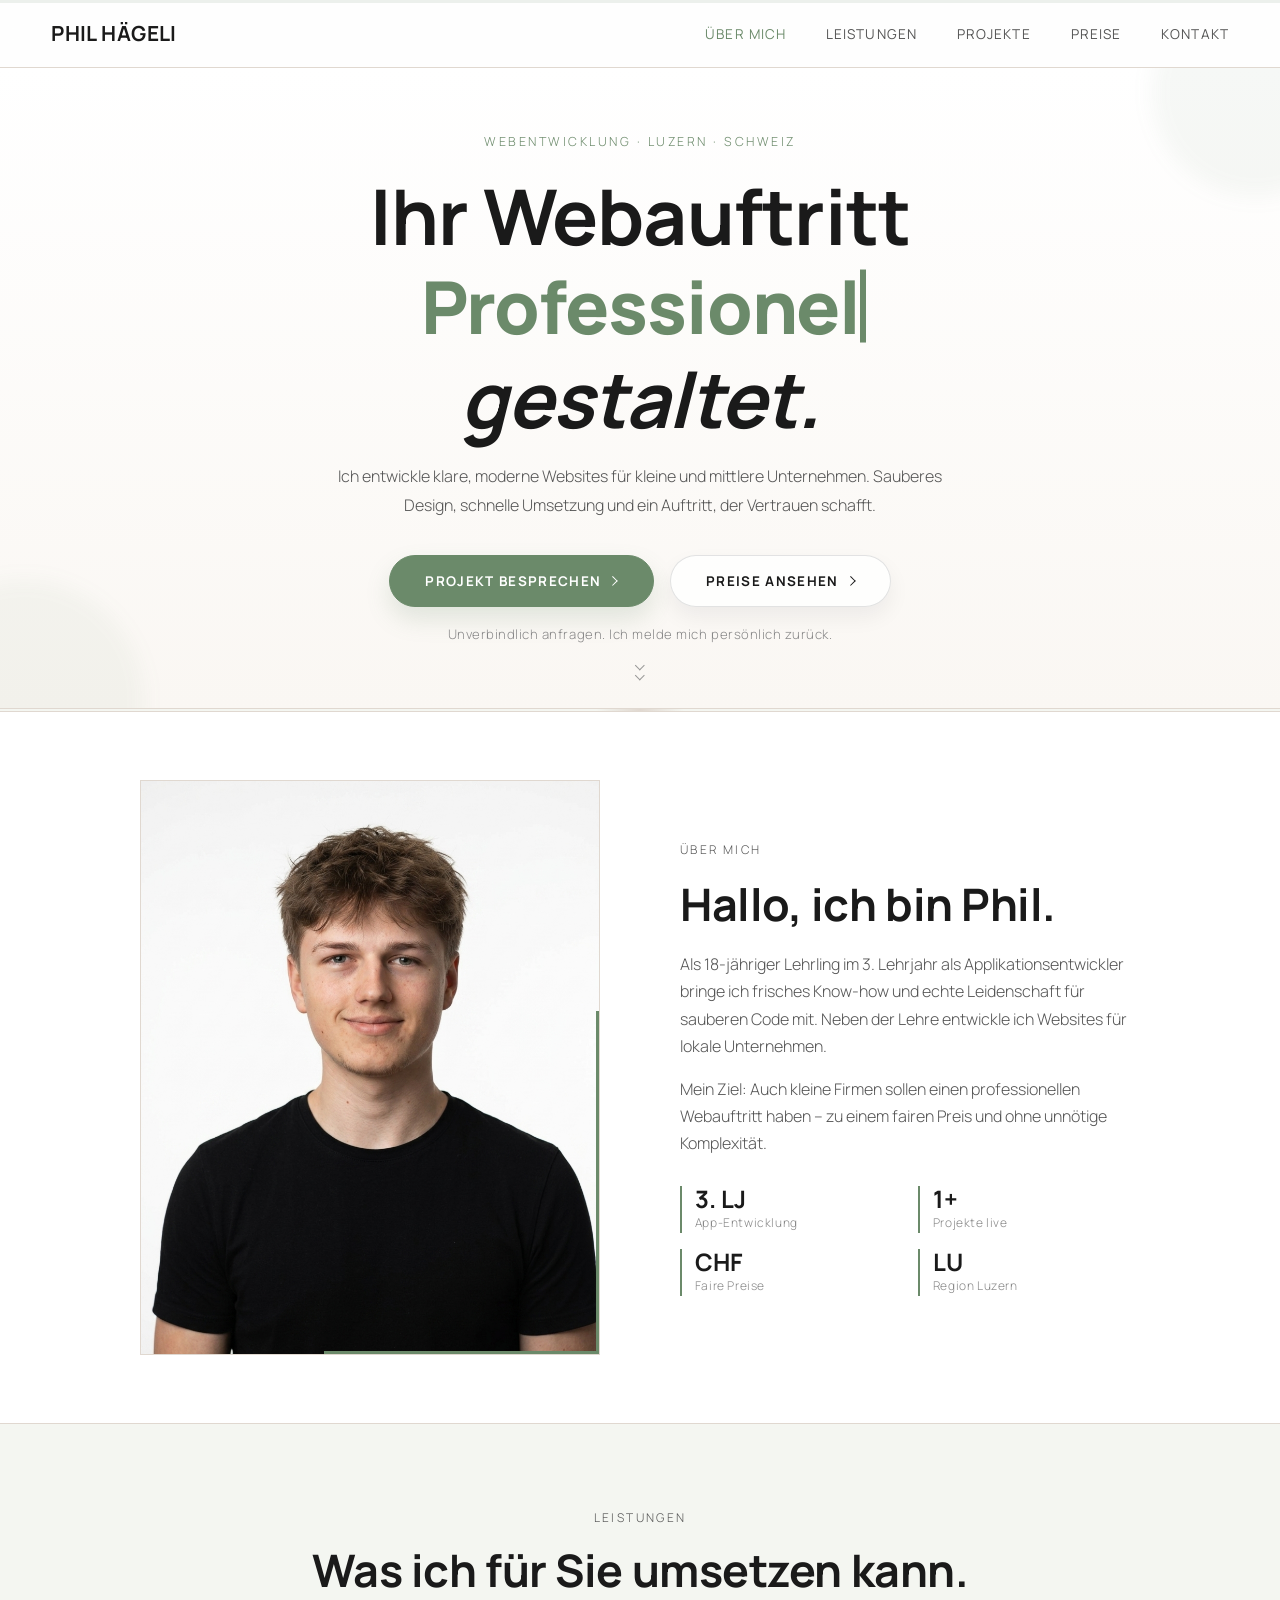
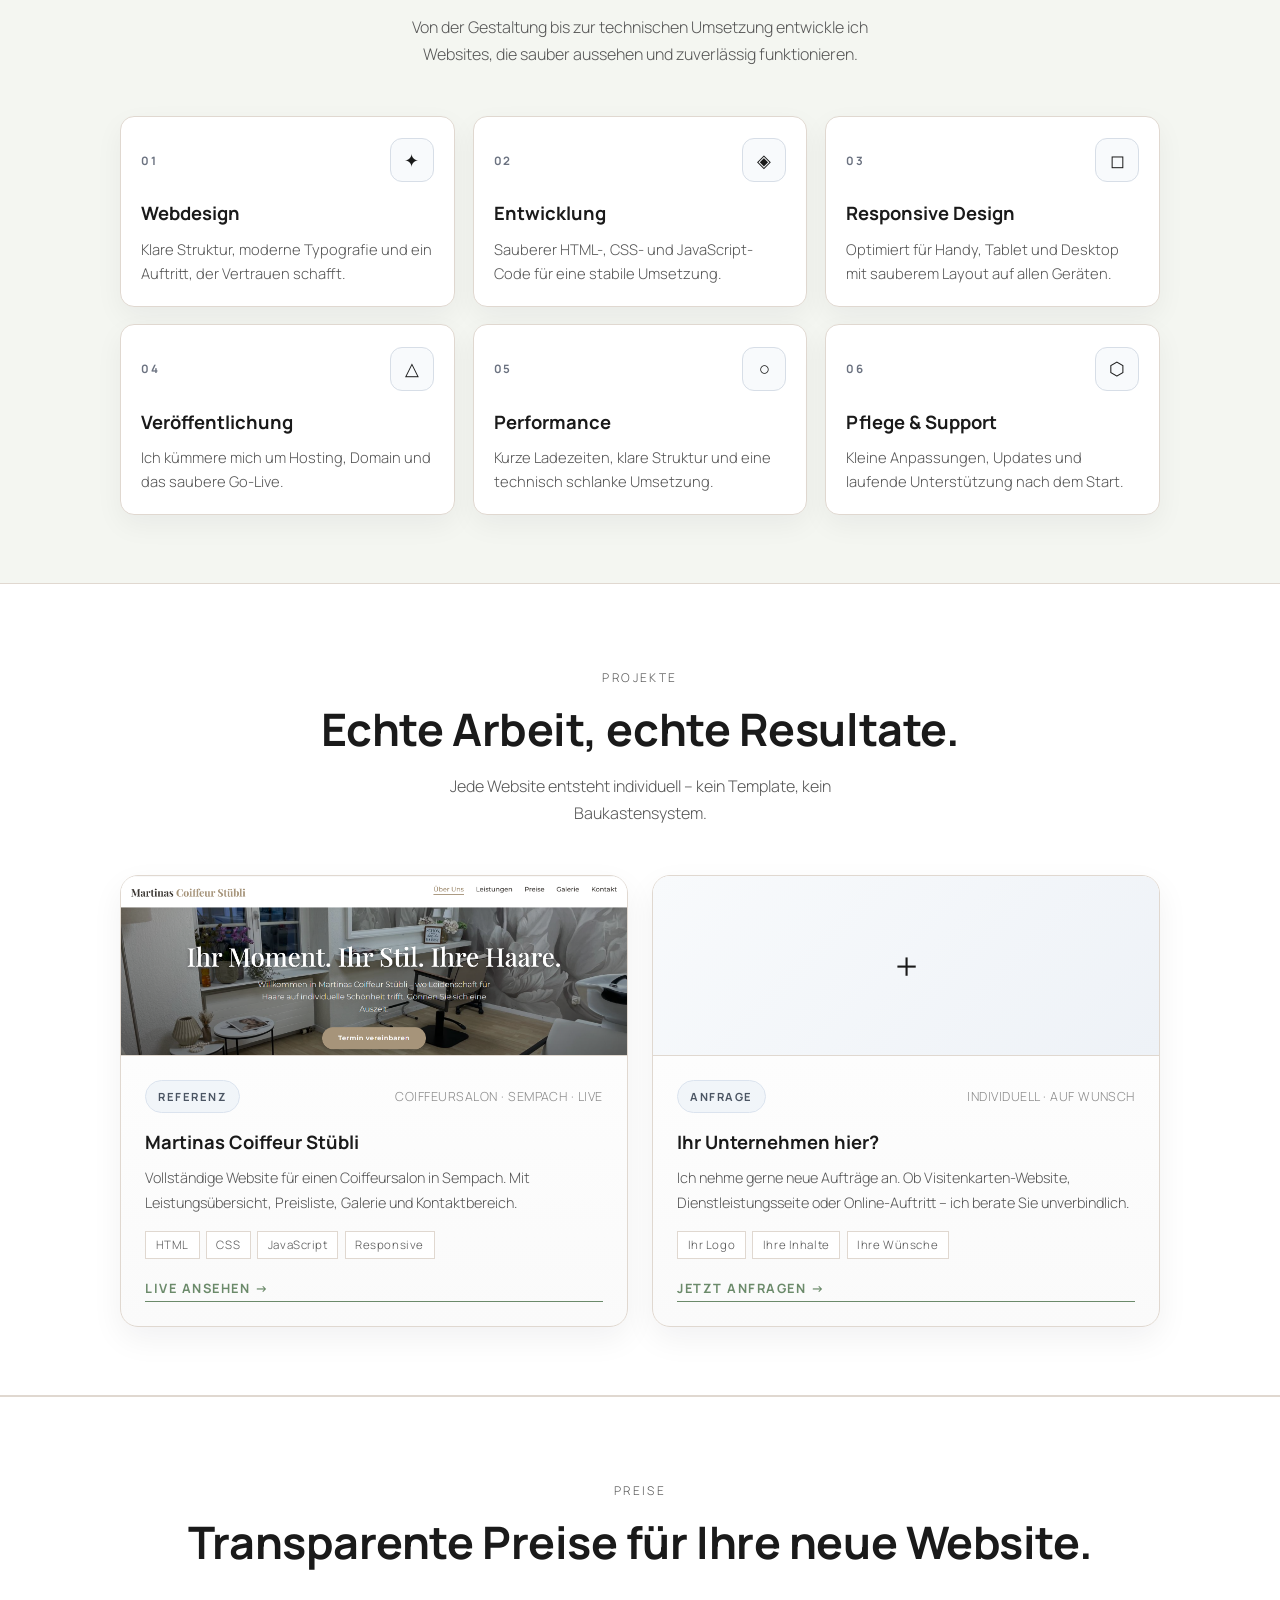
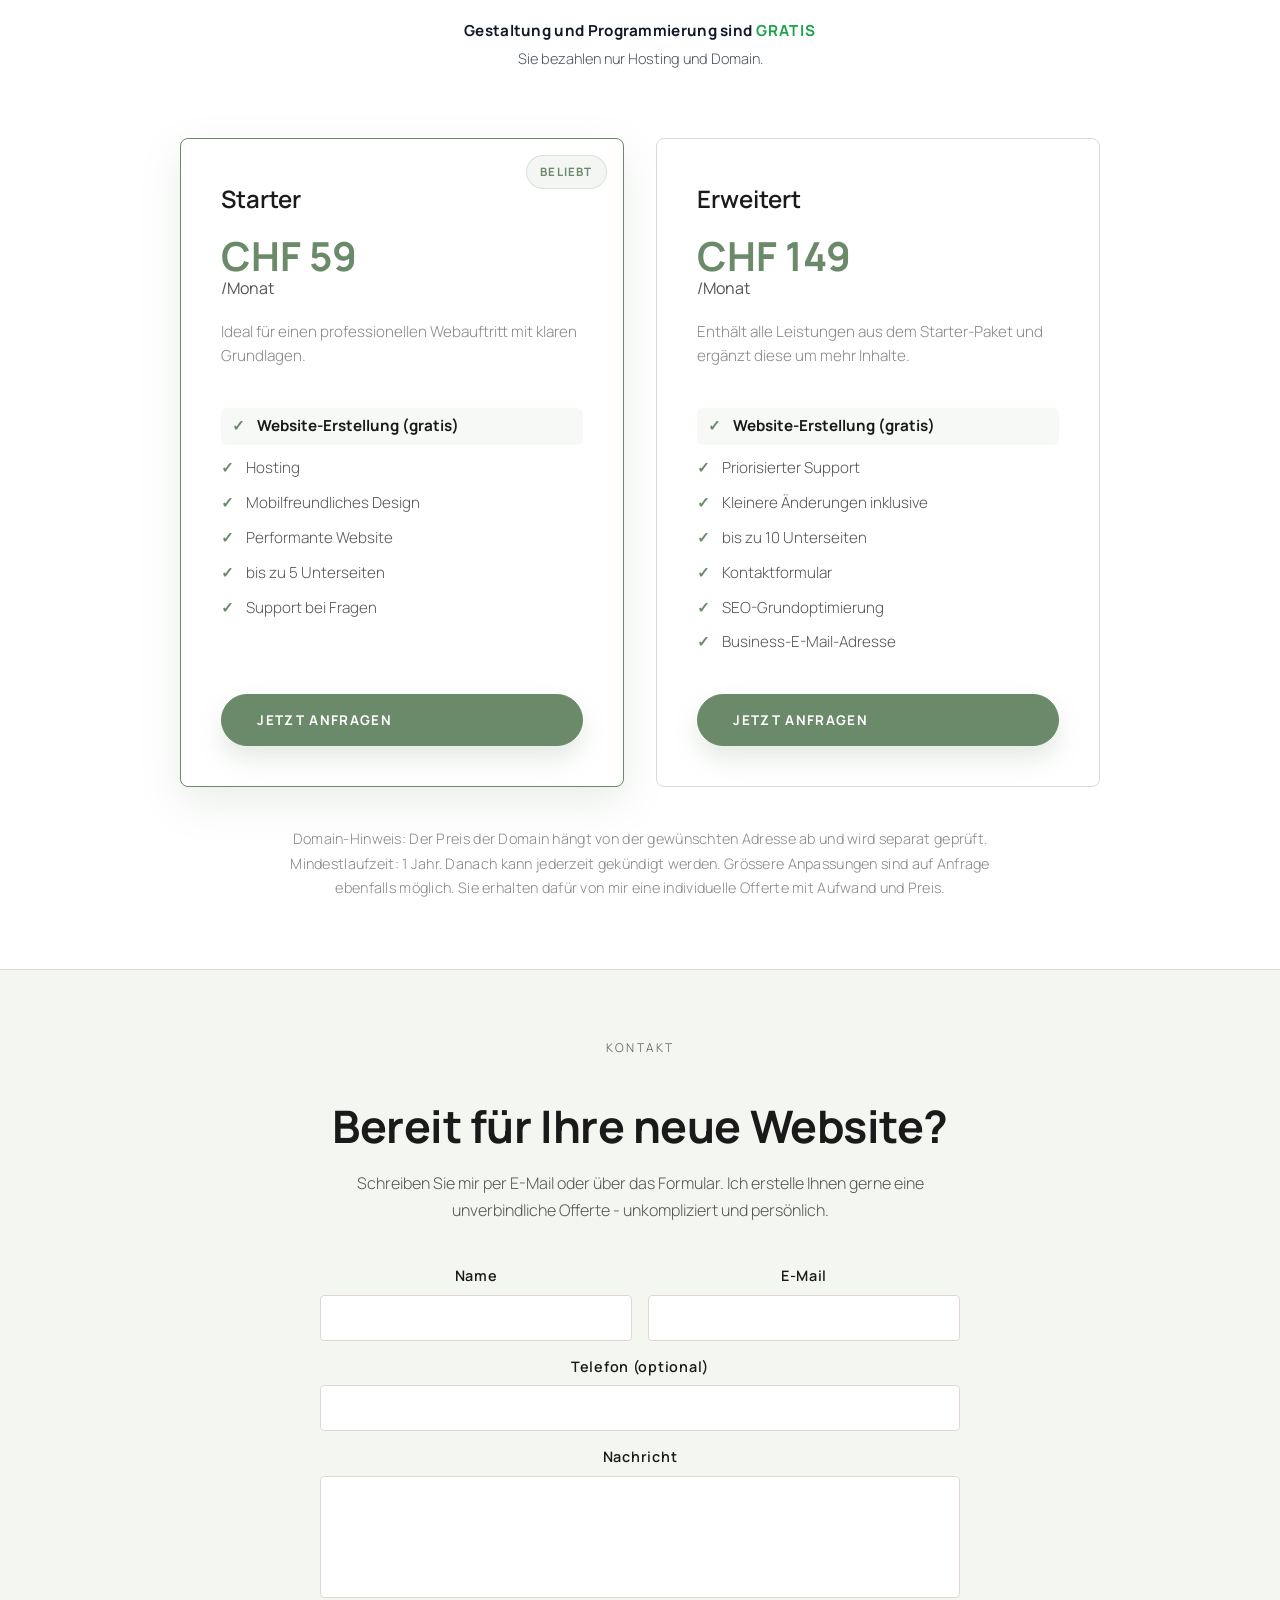
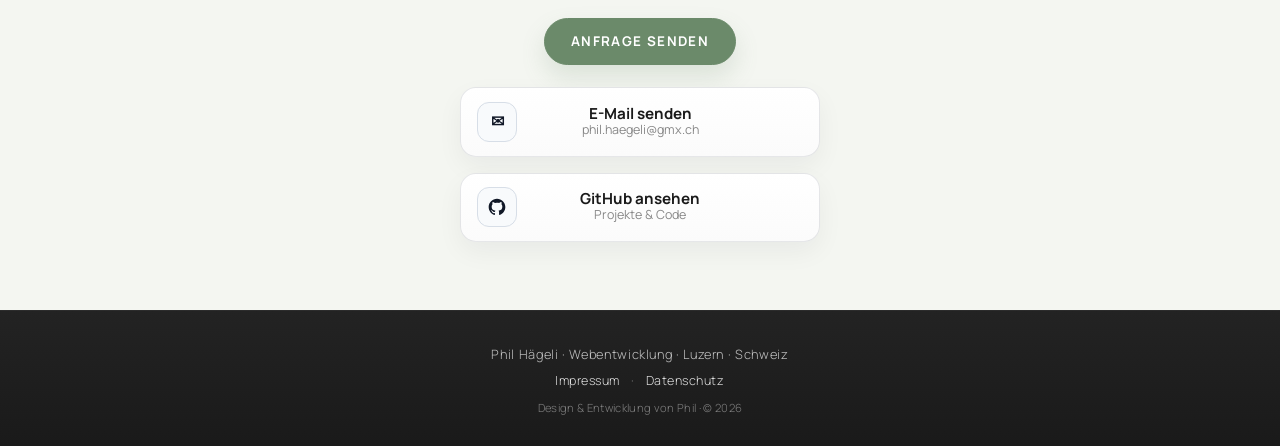
<file: index.html>
<!DOCTYPE html>
<html lang="de">
<head>
  <meta charset="UTF-8">
  <meta name="viewport" content="width=device-width, initial-scale=1.0">
  <title>Phil Hägeli – Webentwickler aus Luzern | Moderne Websites für KMU</title>
  <meta name="description" content="Phil Hägeli entwickelt moderne, schnelle und mobilfreundliche Websites für kleine und mittlere Unternehmen in Luzern und Umgebung.">
  <meta name="robots" content="index,follow">
  <meta name="theme-color" content="#ffffff">
  <meta property="og:title" content="Phil Hägeli – Webentwickler aus Luzern">
  <meta property="og:description" content="Moderne Websites für KMU, transparent, schnell und mobilfreundlich.">
  <meta property="og:type" content="website">
  <link href="https://fonts.googleapis.com/css2?family=Manrope:wght@300;400;500;600;700;800&display=swap" rel="stylesheet">
  <link rel="icon" href="assets/icons/favicon.svg" type="image/svg+xml">
  <link rel="stylesheet" href="src/css/style.css">
</head>
<body id="top">

<div class="scroll-progress" aria-hidden="true"><span></span></div>
<button class="back-to-top" type="button" aria-label="Nach oben">↑</button>

<nav>
  <a class="logo logo-link" href="#top">Phil Hägeli</a>
  <button class="nav-toggle" aria-label="Menü" aria-expanded="false" type="button">
    <span></span>
    <span></span>
    <span></span>
  </button>
  <ul class="nav-menu">
    <li><a href="#about">Über mich</a></li>
    <li><a href="#skills">Leistungen</a></li>
    <li><a href="#projects">Projekte</a></li>
    <li><a href="#pricing">Preise</a></li>
    <li><a href="#contact">Kontakt</a></li>
  </ul>
</nav>

<div class="hero">
  <div class="hero-inner">
    <div class="hero-copy reveal">
      <p class="hero-eyebrow">Webentwicklung · Luzern · Schweiz</p>
      <h1>Ihr Webauftritt<br><em><span class="hero-typing-line"><span class="hero-typing-word" data-typing-words="Professionell,Simpel,Günstig">Professionell</span><span class="hero-typing-cursor" aria-hidden="true"></span><span class="hero-typing-spacer" aria-hidden="true">Professionell</span></span></em><span class="hero-typing-suffix">gestaltet.</span></h1>
      <p class="hero-lead">Ich entwickle klare, moderne Websites für kleine und mittlere Unternehmen. Sauberes Design, schnelle Umsetzung und ein Auftritt, der Vertrauen schafft.</p>
      <div class="hero-btns">
        <a href="#contact" class="btn btn-primary hero-btn-primary">Projekt besprechen</a>
        <a href="#pricing" class="btn btn-ghost hero-btn-secondary">Preise ansehen</a>
      </div>
      <p class="hero-cta-note">Unverbindlich anfragen. Ich melde mich persönlich zurück.</p>
    </div>
  </div>
  <a class="hero-scroll-hint" href="#about" aria-label="Runterscrollen">
    <span></span>
    <span></span>
  </a>
</div>

<div class="section-divider" aria-hidden="true"></div>

<section id="about" class="about-bg reveal">
  <div class="about-grid">
    <div class="about-img-wrap reveal" data-reveal-delay style="--reveal-delay: 0.1s;">
      <img src="assets/images/Headshot.png" alt="Portrait von Phil Hägeli, Webentwickler aus Luzern" class="about-headshot">
    </div>
    <div class="about-text reveal" data-reveal-delay style="--reveal-delay: 0.22s;">
      <p class="section-eyebrow">Über mich</p>
      <h2>Hallo, ich bin Phil.</h2>
      <p>Als 18-jähriger Lehrling im 3. Lehrjahr als Applikationsentwickler bringe ich frisches Know-how und echte Leidenschaft für sauberen Code mit. Neben der Lehre entwickle ich Websites für lokale Unternehmen.</p>
      <p>Mein Ziel: Auch kleine Firmen sollen einen professionellen Webauftritt haben – zu einem fairen Preis und ohne unnötige Komplexität.</p>
      <div class="about-facts">
        <div class="fact">
          <div class="fact-val">3. LJ</div>
          <div class="fact-label">App-Entwicklung</div>
        </div>
        <div class="fact">
          <div class="fact-val">1+</div>
          <div class="fact-label">Projekte live</div>
        </div>
        <div class="fact">
          <div class="fact-val">CHF</div>
          <div class="fact-label">Faire Preise</div>
        </div>
        <div class="fact">
          <div class="fact-val">LU</div>
          <div class="fact-label">Region Luzern</div>
        </div>
      </div>
    </div>
  </div>
</section>

<section id="skills">
  <div class="section-header reveal">
    <p class="section-eyebrow">Leistungen</p>
    <h2>Was ich für Sie umsetzen kann.</h2>
    <p>Von der Gestaltung bis zur technischen Umsetzung entwickle ich Websites, die sauber aussehen und zuverlässig funktionieren.</p>
  </div>
  <div class="skills-grid">
    <div class="skill-card reveal" data-reveal-delay style="--reveal-delay: 0.05s;">
      <div class="skill-card-head">
        <div class="skill-index">01</div>
        <div class="skill-icon-wrap">✦</div>
      </div>
      <div class="skill-name">Webdesign</div>
      <div class="skill-sub">Klare Struktur, moderne Typografie und ein Auftritt, der Vertrauen schafft.</div>
    </div>
    <div class="skill-card reveal" data-reveal-delay style="--reveal-delay: 0.12s;">
      <div class="skill-card-head">
        <div class="skill-index">02</div>
        <div class="skill-icon-wrap">◈</div>
      </div>
      <div class="skill-name">Entwicklung</div>
      <div class="skill-sub">Sauberer HTML-, CSS- und JavaScript-Code für eine stabile Umsetzung.</div>
    </div>
    <div class="skill-card reveal" data-reveal-delay style="--reveal-delay: 0.19s;">
      <div class="skill-card-head">
        <div class="skill-index">03</div>
        <div class="skill-icon-wrap">◻</div>
      </div>
      <div class="skill-name">Responsive Design</div>
      <div class="skill-sub">Optimiert für Handy, Tablet und Desktop mit sauberem Layout auf allen Geräten.</div>
    </div>
    <div class="skill-card reveal" data-reveal-delay style="--reveal-delay: 0.26s;">
      <div class="skill-card-head">
        <div class="skill-index">04</div>
        <div class="skill-icon-wrap">△</div>
      </div>
      <div class="skill-name">Veröffentlichung</div>
      <div class="skill-sub">Ich kümmere mich um Hosting, Domain und das saubere Go-Live.</div>
    </div>
    <div class="skill-card reveal" data-reveal-delay style="--reveal-delay: 0.33s;">
      <div class="skill-card-head">
        <div class="skill-index">05</div>
        <div class="skill-icon-wrap">○</div>
      </div>
      <div class="skill-name">Performance</div>
      <div class="skill-sub">Kurze Ladezeiten, klare Struktur und eine technisch schlanke Umsetzung.</div>
    </div>
    <div class="skill-card reveal" data-reveal-delay style="--reveal-delay: 0.4s;">
      <div class="skill-card-head">
        <div class="skill-index">06</div>
        <div class="skill-icon-wrap">⬡</div>
      </div>
      <div class="skill-name">Pflege &amp; Support</div>
      <div class="skill-sub">Kleine Anpassungen, Updates und laufende Unterstützung nach dem Start.</div>
    </div>
  </div>
</section>

<section id="projects" class="projects-bg">
  <div class="section-header reveal">
    <p class="section-eyebrow">Projekte</p>
    <h2>Echte Arbeit, echte Resultate.</h2>
    <p>Jede Website entsteht individuell – kein Template, kein Baukastensystem.</p>
  </div>
  <div class="projects-grid">
    <div class="project-card reveal" data-reveal-delay style="--reveal-delay: 0.08s;">
      <div class="project-thumb project-thumb-image">
        <img src="assets/images/Coiffeure-Stübli.png" alt="Vorschau der Website Martinas Coiffeur Stübli" class="project-image">
      </div>
      <div class="project-body">
        <div class="project-meta-row">
          <span class="project-badge">Referenz</span>
          <span class="project-meta">Coiffeursalon · Sempach · Live</span>
        </div>
        <div class="project-title">Martinas Coiffeur Stübli</div>
        <div class="project-desc">Vollständige Website für einen Coiffeursalon in Sempach. Mit Leistungsübersicht, Preisliste, Galerie und Kontaktbereich.</div>
        <div class="project-highlights">
          <span class="project-tag">HTML</span>
          <span class="project-tag">CSS</span>
          <span class="project-tag">JavaScript</span>
          <span class="project-tag">Responsive</span>
        </div>
        <a href="https://www.martinas-coiffeur-stuebli.ch" target="_blank" class="project-link">Live ansehen →</a>
      </div>
    </div>
    <div class="project-card reveal" data-reveal-delay style="--reveal-delay: 0.2s;">
      <div class="project-thumb">+</div>
      <div class="project-body">
        <div class="project-meta-row">
          <span class="project-badge">Anfrage</span>
          <span class="project-meta">Individuell · Auf Wunsch</span>
        </div>
        <div class="project-title">Ihr Unternehmen hier?</div>
        <div class="project-desc">Ich nehme gerne neue Aufträge an. Ob Visitenkarten-Website, Dienstleistungsseite oder Online-Auftritt – ich berate Sie unverbindlich.</div>
        <div class="project-highlights">
          <span class="project-tag">Ihr Logo</span>
          <span class="project-tag">Ihre Inhalte</span>
          <span class="project-tag">Ihre Wünsche</span>
        </div>
        <a href="#contact" class="project-link">Jetzt anfragen →</a>
      </div>
    </div>
  </div>
</section>

<section id="pricing" class="pricing-bg">
  <div class="section-header reveal">
    <p class="section-eyebrow">Preise</p>
    <h2>Transparente Preise für Ihre neue Website.</h2>
  </div>
  <div class="pricing-highlight reveal">
    <span class="pricing-highlight-title">Gestaltung und Programmierung sind <span class="pricing-highlight-free">gratis</span></span>
    <span class="pricing-highlight-text">Sie bezahlen nur Hosting und Domain.</span>
  </div>
  <div class="pricing-grid">
    <div class="pricing-card pricing-card-featured reveal" data-reveal-delay style="--reveal-delay: 0.08s;">
      <div class="pricing-badge">Beliebt</div>
      <div class="pricing-title">Starter</div>
      <div class="pricing-price">CHF 59<span class="pricing-period">/Monat</span></div>
      <div class="pricing-description">Ideal für einen professionellen Webauftritt mit klaren Grundlagen.</div>
      <div class="pricing-features">
        <div class="pricing-feature pricing-feature-highlight">
          <span class="check">✓</span> <strong>Website-Erstellung (gratis)</strong>
        </div>
        <div class="pricing-feature">
          <span class="check">✓</span> Hosting
        </div>
        <div class="pricing-feature">
          <span class="check">✓</span> Mobilfreundliches Design
        </div>
        <div class="pricing-feature">
          <span class="check">✓</span> Performante Website
        </div>
        <div class="pricing-feature">
          <span class="check">✓</span> bis zu 5 Unterseiten
        </div>
        <div class="pricing-feature">
          <span class="check">✓</span> Support bei Fragen
        </div>
      </div>
      <a href="#contact" class="btn btn-primary pricing-btn">Jetzt anfragen</a>
    </div>
    <div class="pricing-card reveal" data-reveal-delay style="--reveal-delay: 0.2s;">
      <div class="pricing-title">Erweitert</div>
      <div class="pricing-price">CHF 149<span class="pricing-period">/Monat</span></div>
      <div class="pricing-description">Enthält alle Leistungen aus dem Starter-Paket und ergänzt diese um mehr Inhalte.</div>
      <div class="pricing-features">
        <div class="pricing-feature pricing-feature-highlight">
          <span class="check">✓</span> <strong>Website-Erstellung (gratis)</strong>
        </div>
        <div class="pricing-feature">
          <span class="check">✓</span> Priorisierter Support
        </div>
        <div class="pricing-feature">
          <span class="check">✓</span> Kleinere Änderungen inklusive
        </div>
        <div class="pricing-feature">
          <span class="check">✓</span> bis zu 10 Unterseiten
        </div>
        <div class="pricing-feature">
          <span class="check">✓</span> Kontaktformular
        </div>
        <div class="pricing-feature">
          <span class="check">✓</span> SEO-Grundoptimierung
        </div>
        <div class="pricing-feature">
          <span class="check">✓</span> Business-E-Mail-Adresse
        </div>
      </div>
      <a href="#contact" class="btn btn-primary pricing-btn">Jetzt anfragen</a>
    </div>
  </div>
  <div class="pricing-disclaimer reveal">
    Domain-Hinweis: Der Preis der Domain hängt von der gewünschten Adresse ab und wird separat geprüft. Mindestlaufzeit: 1 Jahr. Danach kann jederzeit gekündigt werden. Grössere Anpassungen sind auf Anfrage ebenfalls möglich. Sie erhalten dafür von mir eine individuelle Offerte mit Aufwand und Preis.
  </div>
</section>

<section id="contact">
  <div class="contact-inner reveal">
    <p class="section-eyebrow">Kontakt</p>
    <h2>Bereit für Ihre neue Website?</h2>
    <p>Schreiben Sie mir per E-Mail oder über das Formular. Ich erstelle Ihnen gerne eine unverbindliche Offerte - unkompliziert und persönlich.</p>
    <form class="contact-form reveal" action="https://formspree.io/f/mjglgnyk" method="POST">
      <div class="form-group">
        <label for="name">Name</label>
        <input type="text" id="name" name="name" required>
      </div>
      <div class="form-group">
        <label for="email">E-Mail</label>
        <input type="email" id="email" name="email" required>
      </div>
      <div class="form-group form-group-full">
        <label for="phone">Telefon (optional)</label>
        <input type="tel" id="phone" name="phone">
      </div>
      <div class="form-group form-group-full">
        <label for="message">Nachricht</label>
        <textarea id="message" name="message" rows="4" required></textarea>
      </div>
      <button type="submit" class="btn btn-primary contact-submit">Anfrage senden</button>
    </form>
    <div class="contact-list contact-list-compact">
      <a href="mailto:phil.haegeli@gmx.ch" class="contact-item contact-item-email reveal" data-reveal-delay style="--reveal-delay: 0.08s;">
        <span class="contact-icon" aria-hidden="true">✉</span>
        <span class="contact-content">
          <span class="contact-item-title">E-Mail senden</span>
          <span class="contact-item-sub">phil.haegeli@gmx.ch</span>
        </span>
      </a>
      <a href="https://github.com/philazy08" target="_blank" class="contact-item contact-item-github reveal" data-reveal-delay style="--reveal-delay: 0.18s;">
        <span class="contact-icon contact-icon-github" aria-hidden="true">
          <svg viewBox="0 0 24 24" width="20" height="20" role="img" aria-hidden="true" focusable="false">
            <path fill="currentColor" d="M12 2C6.477 2 2 6.492 2 12.037c0 4.43 2.865 8.184 6.84 9.506.5.093.682-.22.682-.49 0-.242-.009-.882-.014-1.732-2.782.616-3.369-1.343-3.369-1.343-.454-1.162-1.11-1.47-1.11-1.47-.907-.62.069-.607.069-.607 1.003.071 1.531 1.034 1.531 1.034.892 1.535 2.341 1.091 2.91.834.091-.648.35-1.092.636-1.343-2.22-.254-4.555-1.114-4.555-4.957 0-1.095.39-1.99 1.029-2.692-.103-.255-.446-1.279.098-2.664 0 0 .84-.27 2.75 1.026A9.525 9.525 0 0 1 12 6.83c.851.004 1.708.115 2.508.337 1.909-1.297 2.748-1.026 2.748-1.026.545 1.385.202 2.409.099 2.664.64.702 1.028 1.597 1.028 2.692 0 3.852-2.339 4.699-4.566 4.948.359.31.679.92.679 1.855 0 1.339-.012 2.419-.012 2.747 0 .272.18.587.688.487C19.139 20.216 22 16.462 22 12.037 22 6.492 17.523 2 12 2z"/>
          </svg>
        </span>
        <span class="contact-content">
          <span class="contact-item-title">GitHub ansehen</span>
          <span class="contact-item-sub">Projekte & Code</span>
        </span>
      </a>
    </div>
  </div>
</section>

<footer>
  <p>Phil Hägeli · Webentwicklung · Luzern · Schweiz</p>
  <p class="footer-links"><a href="impressum.html">Impressum</a><span aria-hidden="true">·</span><a href="datenschutz.html">Datenschutz</a></p>
  <p style="margin-top: 0.5rem; font-size: 0.7rem; opacity: 0.6;">Design &amp; Entwicklung von Phil · © 2026</p>
</footer>

<script src="src/js/script.js"></script>
</body>
</html>
</file>
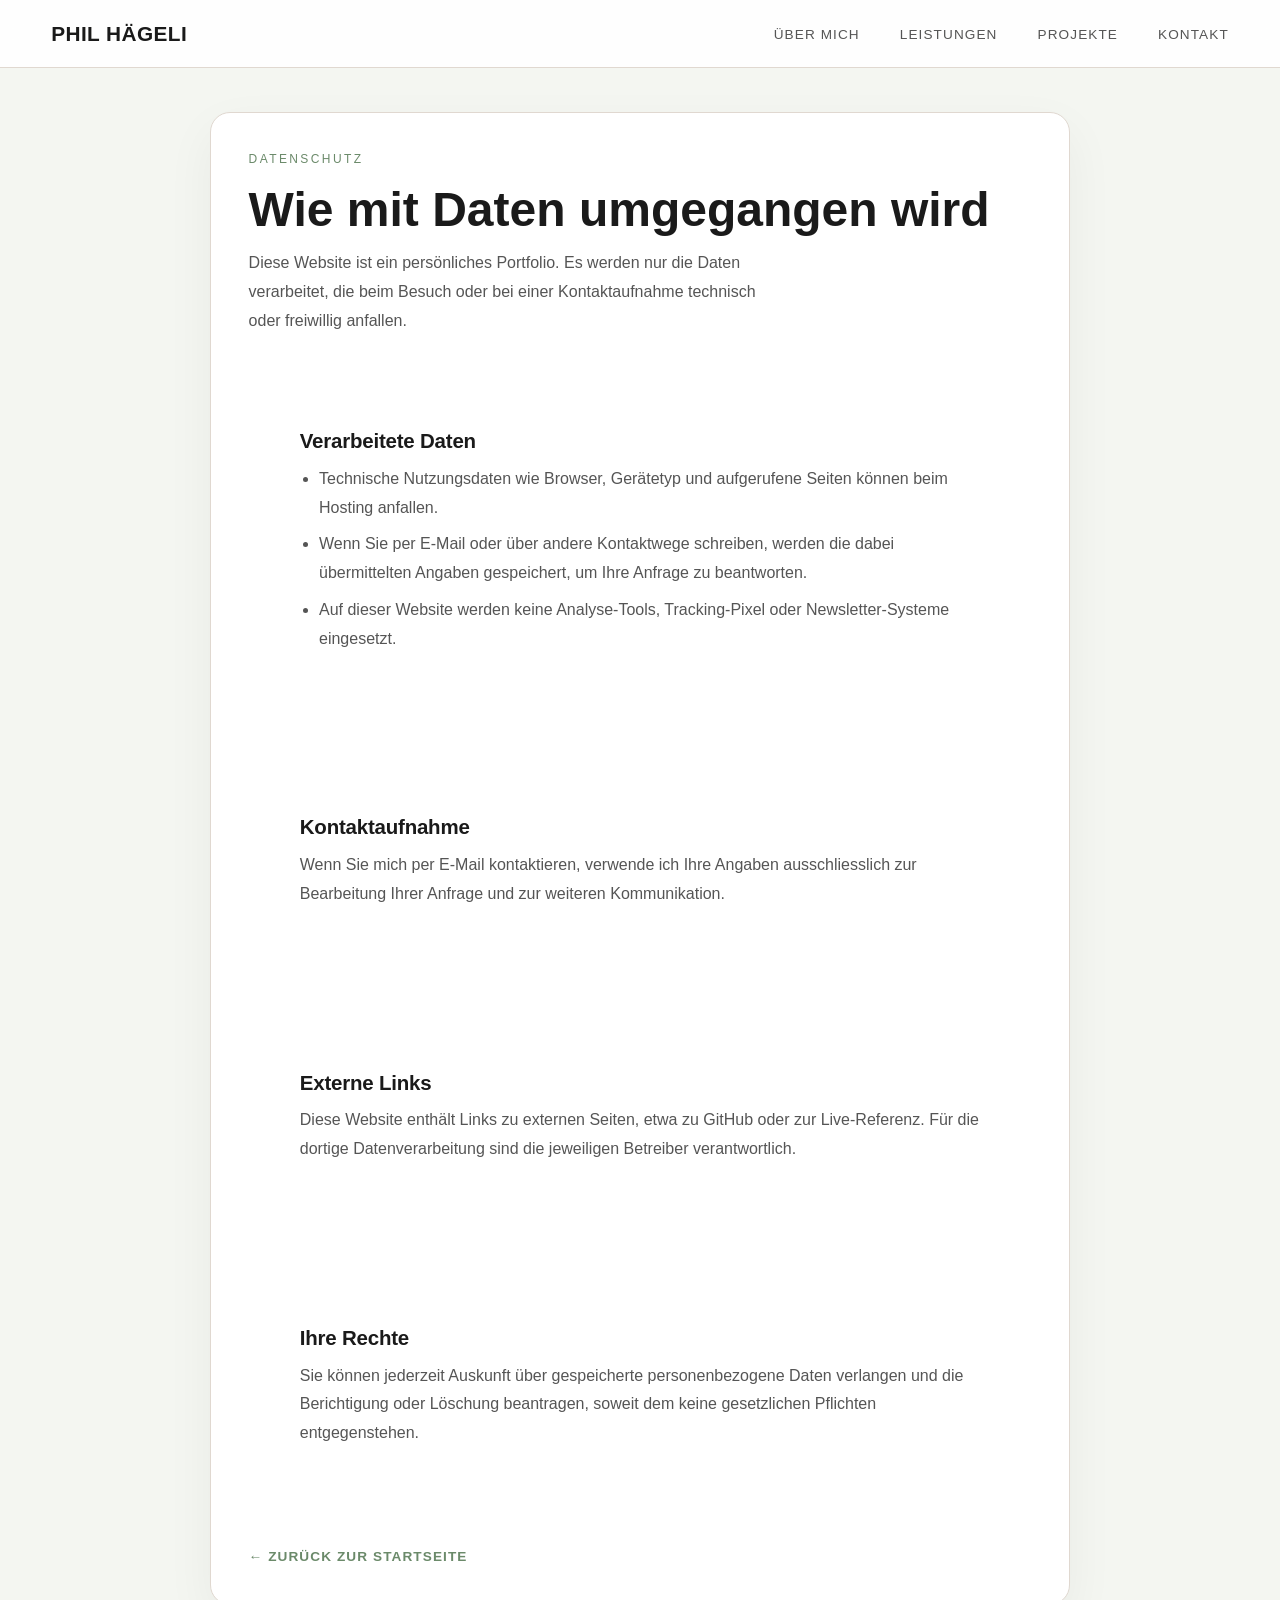
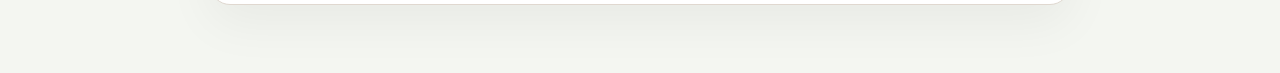
<file: datenschutz.html>
<!DOCTYPE html>
<html lang="de" class="legal-page">
<head>
  <meta charset="UTF-8">
  <meta name="viewport" content="width=device-width, initial-scale=1.0">
  <title>Datenschutz | Phil Hägeli</title>
  <meta name="description" content="Datenschutzhinweise zur Portfolio-Website von Phil Hägeli, Webentwickler aus Luzern.">
  <meta name="robots" content="index,follow">
  <link href="https://fonts.googleapis.com/css2?family=Playfair+Display:wght@400;600;700&family=Lato:wght@300;400;700&display=swap" rel="stylesheet">
  <link rel="icon" href="assets/icons/favicon.svg" type="image/svg+xml">
  <link rel="stylesheet" href="src/css/style.css">
</head>
<body class="legal-page" id="top">

<nav>
  <a class="logo logo-link" href="index.html#top">Phil Hägeli</a>
  <ul>
    <li><a href="index.html#about">Über mich</a></li>
    <li><a href="index.html#skills">Leistungen</a></li>
    <li><a href="index.html#projects">Projekte</a></li>
    <li><a href="index.html#contact">Kontakt</a></li>
  </ul>
</nav>

<main class="legal-main">
  <article class="legal-card">
    <header class="legal-header">
      <p class="section-eyebrow">Datenschutz</p>
      <h1 class="legal-title">Wie mit Daten umgegangen wird</h1>
      <p class="legal-intro">Diese Website ist ein persönliches Portfolio. Es werden nur die Daten verarbeitet, die beim Besuch oder bei einer Kontaktaufnahme technisch oder freiwillig anfallen.</p>
    </header>

    <section class="legal-section">
      <h2>Verarbeitete Daten</h2>
      <ul>
        <li>Technische Nutzungsdaten wie Browser, Gerätetyp und aufgerufene Seiten können beim Hosting anfallen.</li>
        <li>Wenn Sie per E-Mail oder über andere Kontaktwege schreiben, werden die dabei übermittelten Angaben gespeichert, um Ihre Anfrage zu beantworten.</li>
        <li>Auf dieser Website werden keine Analyse-Tools, Tracking-Pixel oder Newsletter-Systeme eingesetzt.</li>
      </ul>
    </section>

    <section class="legal-section">
      <h2>Kontaktaufnahme</h2>
      <p>Wenn Sie mich per E-Mail kontaktieren, verwende ich Ihre Angaben ausschliesslich zur Bearbeitung Ihrer Anfrage und zur weiteren Kommunikation.</p>
    </section>

    <section class="legal-section">
      <h2>Externe Links</h2>
      <p>Diese Website enthält Links zu externen Seiten, etwa zu GitHub oder zur Live-Referenz. Für die dortige Datenverarbeitung sind die jeweiligen Betreiber verantwortlich.</p>
    </section>

    <section class="legal-section">
      <h2>Ihre Rechte</h2>
      <p>Sie können jederzeit Auskunft über gespeicherte personenbezogene Daten verlangen und die Berichtigung oder Löschung beantragen, soweit dem keine gesetzlichen Pflichten entgegenstehen.</p>
    </section>

    <a class="legal-back" href="index.html#top">← Zurück zur Startseite</a>
  </article>
</main>

</body>
</html>
</file>
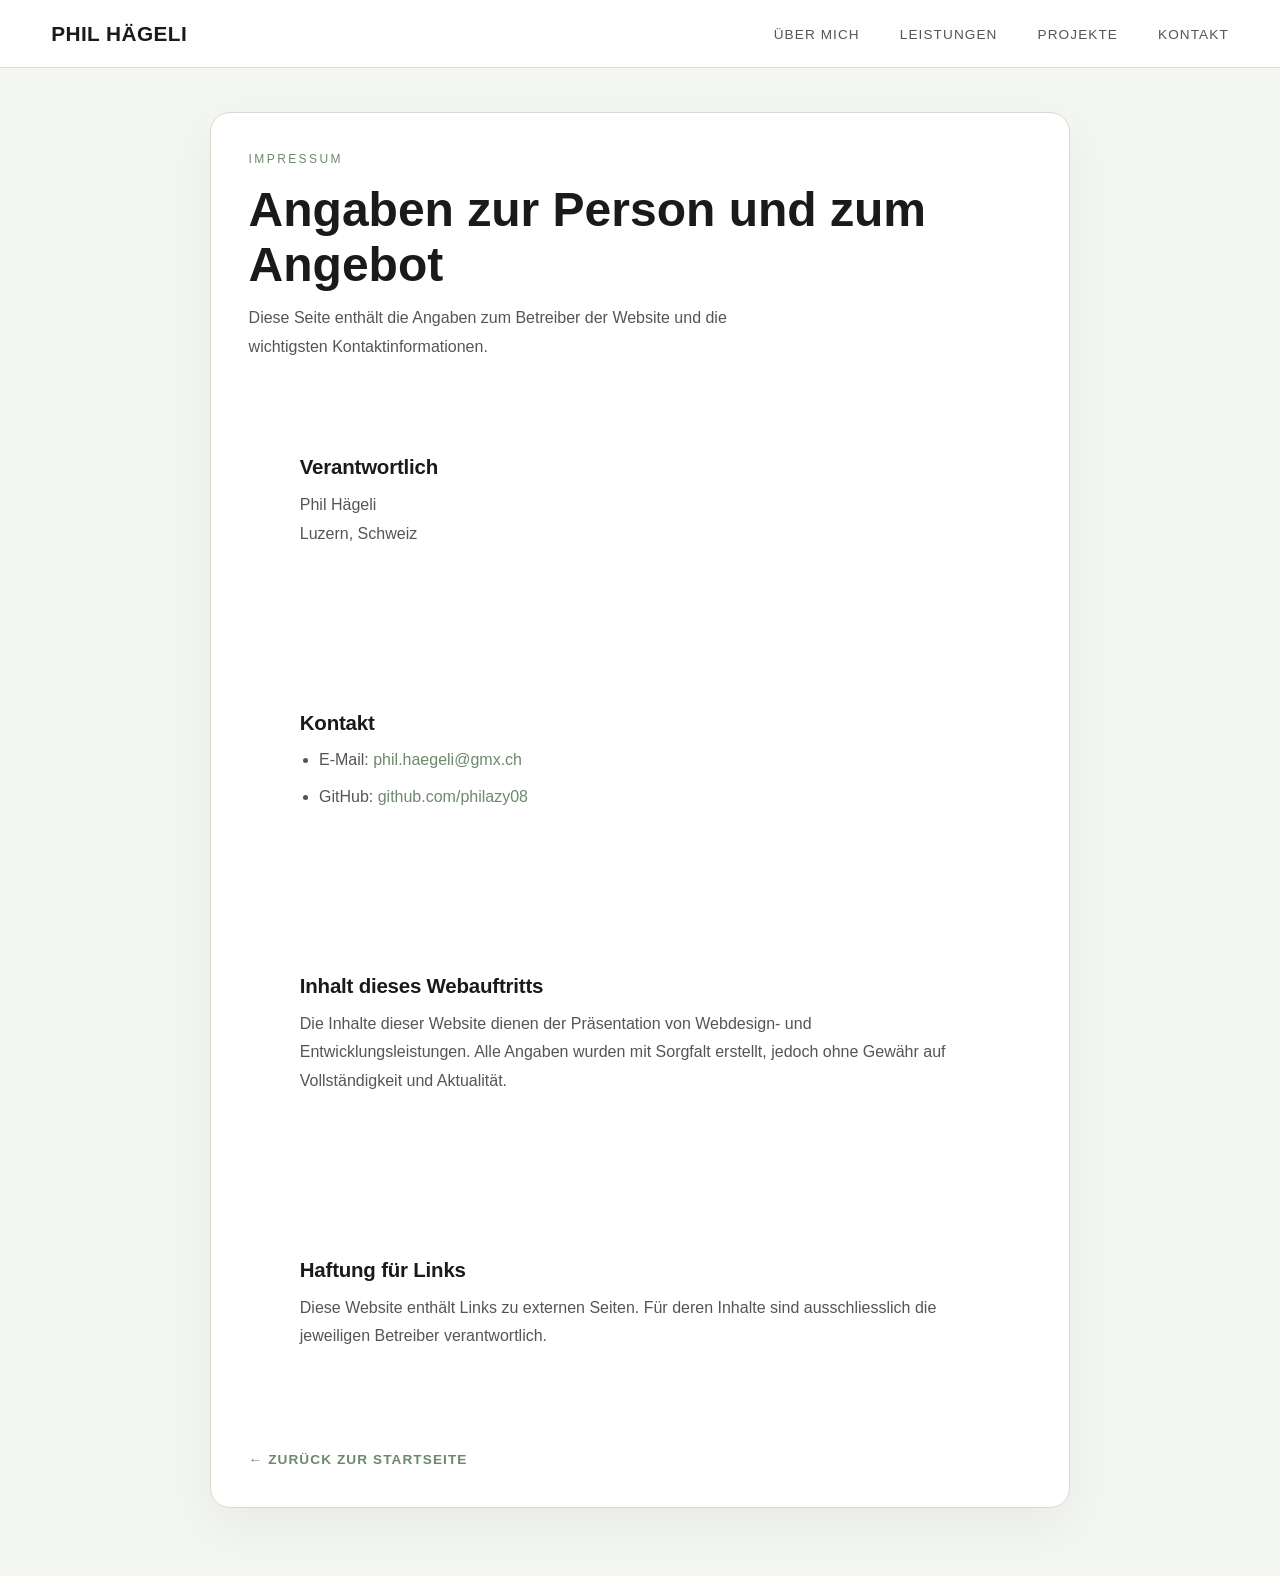
<file: impressum.html>
<!DOCTYPE html>
<html lang="de" class="legal-page">
<head>
  <meta charset="UTF-8">
  <meta name="viewport" content="width=device-width, initial-scale=1.0">
  <title>Impressum | Phil Hägeli</title>
  <meta name="description" content="Impressum der Portfolio-Website von Phil Hägeli, Webentwickler aus Luzern.">
  <meta name="robots" content="index,follow">
  <link href="https://fonts.googleapis.com/css2?family=Playfair+Display:wght@400;600;700&family=Lato:wght@300;400;700&display=swap" rel="stylesheet">
  <link rel="icon" href="assets/icons/favicon.svg" type="image/svg+xml">
  <link rel="stylesheet" href="src/css/style.css">
</head>
<body class="legal-page" id="top">

<nav>
  <a class="logo logo-link" href="index.html#top">Phil Hägeli</a>
  <ul>
    <li><a href="index.html#about">Über mich</a></li>
    <li><a href="index.html#skills">Leistungen</a></li>
    <li><a href="index.html#projects">Projekte</a></li>
    <li><a href="index.html#contact">Kontakt</a></li>
  </ul>
</nav>

<main class="legal-main">
  <article class="legal-card">
    <header class="legal-header">
      <p class="section-eyebrow">Impressum</p>
      <h1 class="legal-title">Angaben zur Person und zum Angebot</h1>
      <p class="legal-intro">Diese Seite enthält die Angaben zum Betreiber der Website und die wichtigsten Kontaktinformationen.</p>
    </header>

    <section class="legal-section">
      <h2>Verantwortlich</h2>
      <p>Phil Hägeli</p>
      <p>Luzern, Schweiz</p>
    </section>

    <section class="legal-section">
      <h2>Kontakt</h2>
      <ul>
        <li>E-Mail: <a href="mailto:phil.haegeli@gmx.ch">phil.haegeli@gmx.ch</a></li>
        <li>GitHub: <a href="https://github.com/philazy08" target="_blank" rel="noreferrer">github.com/philazy08</a></li>
      </ul>
    </section>

    <section class="legal-section">
      <h2>Inhalt dieses Webauftritts</h2>
      <p>Die Inhalte dieser Website dienen der Präsentation von Webdesign- und Entwicklungsleistungen. Alle Angaben wurden mit Sorgfalt erstellt, jedoch ohne Gewähr auf Vollständigkeit und Aktualität.</p>
    </section>

    <section class="legal-section">
      <h2>Haftung für Links</h2>
      <p>Diese Website enthält Links zu externen Seiten. Für deren Inhalte sind ausschliesslich die jeweiligen Betreiber verantwortlich.</p>
    </section>

    <a class="legal-back" href="index.html#top">← Zurück zur Startseite</a>
  </article>
</main>

</body>
</html>
</file>
<file: src/css/style.css>
*, *::before, *::after {
  box-sizing: border-box;
  margin: 0;
  padding: 0;
}

:root {
  --cream: #f4f6f1;
  --white: #ffffff;
  --dark: #1a1a1a;
  --mid: #555;
  --light: #888;
  --border: #e0d8d0;
  --accent: #6b8a6a;
  --accent-rgb: 107, 138, 106;
  --accent-light: #e9f3ea;
  --progress: #6b8a6a;
  --progress-light: #cfe2cf;
  --content-max: 1120px;
  --page-gutter: clamp(1rem, 4vw, 3.25rem);
}

html {
  scroll-behavior: smooth;
  overflow-x: hidden;
  overflow-x: clip;
  max-width: 100%;
  overscroll-behavior-x: none;
}

html.js {
  scroll-behavior: smooth;
  overflow-x: hidden;
  overflow-x: clip;
  max-width: 100%;
  overscroll-behavior-x: none;
}

body {
  width: 100%;
  max-width: 100%;
  margin: 0;
  position: relative;
  overflow-x: hidden;
  overflow-x: clip;
  background: var(--cream);
  color: var(--dark);
  font-family: 'Manrope', sans-serif;
  font-weight: 300;
  line-height: 1.7;
  overflow-anchor: none;
  overscroll-behavior-x: none;
  touch-action: pan-y;
}

/* Prevent wide images and hero pseudo-elements from causing horizontal scroll */
img {
  max-width: 100%;
  height: auto;
  display: block;
}

svg,
video,
canvas {
  max-width: 100%;
}

.hero {
  overflow: hidden;
}

.scroll-progress {
  position: fixed;
  top: 0;
  left: 0;
  width: 100%;
  height: 3px;
  z-index: 220;
  background: rgba(var(--accent-rgb), 0.12);
}

.scroll-progress span {
  display: block;
  width: 100%;
  height: 100%;
  transform-origin: left center;
  transform: scaleX(0);
  background: linear-gradient(90deg, var(--progress), var(--progress-light));
}

.back-to-top {
  position: fixed;
  right: 1.25rem;
  bottom: 1.25rem;
  z-index: 210;
  width: 48px;
  height: 48px;
  border: 1px solid var(--border);
  border-radius: 999px;
  background: rgba(255, 255, 255, 0.9);
  color: var(--dark);
  font-size: 1rem;
  box-shadow: 0 10px 26px rgba(0, 0, 0, 0.12);
  backdrop-filter: blur(12px);
  opacity: 0;
  pointer-events: none;
  transform: translateY(10px);
  transition: opacity 0.25s ease, transform 0.25s ease, border-color 0.25s ease, color 0.25s ease;
}

.back-to-top.is-visible {
  opacity: 1;
  pointer-events: auto;
  transform: translateY(0);
}

.back-to-top:hover {
  border-color: var(--accent);
  color: var(--accent);
}

/* Nav */
nav {
  position: sticky;
  top: 0;
  z-index: 100;
  background: rgba(255, 255, 255, 0.88);
  border-bottom: 1px solid var(--border);
  padding: 1rem var(--page-gutter);
  display: flex;
  justify-content: space-between;
  align-items: center;
  backdrop-filter: blur(14px);
  transition: box-shadow 0.25s ease, background 0.25s ease;
  width: 100%;
}

nav.is-scrolled {
  box-shadow: 0 10px 30px rgba(0, 0, 0, 0.05);
}

.logo {
  font-family: 'Manrope', sans-serif;
  font-size: 1.3rem;
  font-weight: 700;
  color: var(--dark);
  letter-spacing: 0.02em;
}

.logo-link {
  text-decoration: none;
}

.logo-link:hover {
  color: var(--accent);
}

nav ul {
  list-style: none;
  display: flex;
  gap: 2.5rem;
}

nav a {
  text-decoration: none;
  color: var(--mid);
  font-size: 0.85rem;
  font-weight: 400;
  letter-spacing: 0.08em;
  text-transform: uppercase;
  transition: color 0.2s;
}

nav a:hover {
  color: var(--accent);
}

nav a.is-active {
  color: var(--accent);
}

/* Hamburger menu button */
.nav-toggle {
  display: none;
  flex-direction: column;
  justify-content: center;
  align-items: center;
  gap: 0.4rem;
  background: none;
  border: none;
  cursor: pointer;
  padding: 0.5rem;
  z-index: 101;
}

.nav-toggle span {
  display: block;
  width: 24px;
  height: 2px;
  background: var(--dark);
  border-radius: 1px;
  transition: all 0.3s ease;
}

.nav-toggle[aria-expanded="true"] span:nth-child(1) {
  transform: translateY(8px) rotate(45deg);
}

.nav-toggle[aria-expanded="true"] span:nth-child(2) {
  opacity: 0;
}

.nav-toggle[aria-expanded="true"] span:nth-child(3) {
  transform: translateY(-8px) rotate(-45deg);
}

.nav-menu {
  display: flex;
  gap: 2.5rem;
}

/* Hero */
.hero {
  background: linear-gradient(180deg, #fff 0%, #faf7f3 100%);
  padding: clamp(3rem, 7vh, 5.5rem) 0 clamp(3.5rem, 7vh, 5.25rem);
  border-bottom: 1px solid var(--border);
  position: relative;
  overflow: hidden;
  contain: layout;
  display: flex;
  align-items: center;
}

.hero::before,
.hero::after {
  content: '';
  position: absolute;
  border-radius: 50%;
  pointer-events: none;
}

.hero::before {
  width: 13rem;
  height: 13rem;
  right: -5rem;
  top: -5rem;
  background: rgba(var(--accent-rgb), 0.06);
  filter: blur(10px);
}

.hero::after {
  width: 15rem;
  height: 15rem;
  left: -6rem;
  bottom: -7rem;
  background: rgba(var(--accent-rgb), 0.05);
  filter: blur(10px);
}

.hero-inner {
  inline-size: min(860px, calc(100% - (var(--page-gutter) * 2)));
  margin: 0 auto;
  display: flex;
  justify-content: center;
  position: relative;
  z-index: 1;
  min-width: 0;
  width: 100%;
}

.hero-copy {
  max-width: 760px;
  text-align: center;
  min-width: 0;
  width: 100%;
}

.hero-lead {
  max-width: 620px;
  margin: 0 auto;
}

.hero-eyebrow {
  font-size: 0.78rem;
  letter-spacing: 0.2em;
  text-transform: uppercase;
  color: var(--accent);
  margin-bottom: 1.2rem;
}

.hero h1 {
  font-family: 'Manrope', sans-serif;
  font-size: clamp(2.8rem, 6vw, 5rem);
  font-weight: 700;
  line-height: 1.15;
  color: var(--dark);
  margin-bottom: 1.5rem;
  letter-spacing: -0.01em;
  display: flex;
  flex-direction: column;
  align-items: center;
  max-width: 100%;
  min-width: 0;
  overflow-wrap: anywhere;
  text-wrap: balance;
}

.hero h1 em {
  display: flex;
  justify-content: center;
  width: 100%;
  font-style: italic;
  color: var(--accent);
  overflow-anchor: none;
}

.hero-typing-line {
  display: inline-flex;
  justify-content: center;
  align-items: center;
  position: relative;
  min-height: 1.2em;
  white-space: nowrap;
  overflow-anchor: none;
  max-width: 100%;
  min-width: 0;
}

.hero-typing-suffix {
  display: block;
  margin-top: 0.12em;
  font-style: italic;
  white-space: nowrap;
  line-height: 1;
}

.hero-typing-word {
  position: absolute;
  left: 50%;
  transform: translateX(-50%);
  display: inline-block;
  font-style: normal;
  font-size: 0.95em;
  font-weight: 800;
  letter-spacing: -0.015em;
  white-space: nowrap;
  line-height: 1;
}

.contact-item-sub,
.legal-section p,
.legal-section li,
.legal-section a,
footer p {
  overflow-wrap: anywhere;
  word-break: break-word;
}

.hero-typing-spacer {
  visibility: hidden;
  pointer-events: none;
  white-space: nowrap;
  font: inherit;
  letter-spacing: inherit;
  line-height: 1;
}

.hero-typing-cursor {
  position: absolute;
  top: 50%;
  width: 0.09em;
  height: 0.95em;
  background: currentColor;
  animation: typingBlink 0.9s steps(1) infinite;
  transform: translateY(-50%);
  left: 50%;
  margin-left: var(--cursor-offset, 0);
}

.hero-typing-cursor.is-hidden {
  opacity: 0;
}

@keyframes typingBlink {
  0%, 49% {
    opacity: 1;
  }
  50%, 100% {
    opacity: 0;
  }
}

.hero-copy .hero-lead {
  margin: 0 auto 2.2rem;
  color: var(--mid);
  font-size: 1rem;
  line-height: 1.8;
}

.hero-note {
  margin-top: 1rem;
  color: var(--light);
  font-size: 0.8rem;
  letter-spacing: 0.08em;
  text-transform: uppercase;
}

.hero-scroll-hint {
  position: absolute;
  left: 50%;
  bottom: 1.1rem;
  transform: translateX(-50%);
  display: flex;
  flex-direction: column;
  align-items: center;
  gap: 0.15rem;
  width: 1.1rem;
  height: 1.8rem;
  color: var(--light);
  text-decoration: none;
  opacity: 0.85;
  z-index: 2;
}

.hero-scroll-hint span {
  display: block;
  width: 0.45rem;
  height: 0.45rem;
  border-right: 1.5px solid currentColor;
  border-bottom: 1.5px solid currentColor;
  transform: rotate(45deg);
  animation: scrollHint 1.4s ease-in-out infinite;
}

.hero-scroll-hint span:last-child {
  animation-delay: 0.14s;
}

.hero-scroll-hint:hover {
  color: var(--accent);
}

.section-divider {
  width: min(88px, calc(100% - (var(--page-gutter) * 2)));
  height: 2px;
  margin: 0 auto;
  background: linear-gradient(90deg, transparent, var(--border), transparent);
  border-radius: 999px;
}

.hero-btns {
  display: flex;
  gap: 1rem;
  justify-content: center;
  flex-wrap: wrap;
  margin-bottom: 1rem;
}

.btn {
  display: inline-block;
  padding: 0.85rem 2.2rem;
  text-decoration: none;
  font-size: 0.84rem;
  letter-spacing: 0.1em;
  text-transform: uppercase;
  font-weight: 700;
  font-family: 'Manrope', sans-serif;
  border-radius: 999px;
  transition: transform 0.2s ease, box-shadow 0.2s ease, border-color 0.2s ease, background 0.2s ease, color 0.2s ease;
}

.btn-primary {
  background: var(--accent);
  color: var(--white);
  border: 1.5px solid var(--accent);
  box-shadow: 0 12px 24px rgba(var(--accent-rgb), 0.18);
}

.btn-primary:hover {
  background: #59755a;
  border-color: #59755a;
  transform: translateY(-2px);
  box-shadow: 0 16px 28px rgba(var(--accent-rgb), 0.24);
}

.btn-ghost {
  background: rgba(255, 255, 255, 0.78);
  color: var(--dark);
  border: 1.5px solid rgba(17, 24, 39, 0.12);
  box-shadow: 0 10px 22px rgba(17, 24, 39, 0.06);
}

.btn-ghost:hover {
  border-color: var(--accent);
  color: var(--accent);
  transform: translateY(-2px);
  box-shadow: 0 14px 26px rgba(17, 24, 39, 0.1);
}

.hero-btn-primary::after,
.hero-btn-secondary::after {
  content: '';
  display: inline-block;
  width: 0.45rem;
  height: 0.45rem;
  margin-left: 0.55rem;
  border-right: 1.5px solid currentColor;
  border-bottom: 1.5px solid currentColor;
  transform: rotate(-45deg) translateY(-1px);
}

.hero-cta-note {
  margin-top: 0.25rem;
  color: var(--light);
  font-size: 0.82rem;
  letter-spacing: 0.04em;
}

/* Sections */
section {
  padding: 4.25rem 0;
  overflow-x: hidden;
}

section > * {
  inline-size: min(var(--content-max), calc(100% - (var(--page-gutter) * 2)));
  margin-inline: auto;
}

.section-header {
  text-align: center;
  margin-bottom: 3rem;
}

.section-eyebrow {
  font-size: 0.75rem;
  letter-spacing: 0.2em;
  text-transform: uppercase;
  color: var(--accent);
  margin-bottom: 0.8rem;
}

h2 {
  font-family: 'Manrope', sans-serif;
  font-size: clamp(1.8rem, 3.5vw, 2.8rem);
  font-weight: 700;
  color: var(--dark);
  line-height: 1.25;
  letter-spacing: -0.01em;
}

.section-header p {
  margin-top: 1rem;
  color: var(--mid);
  max-width: 500px;
  margin-left: auto;
  margin-right: auto;
}

/* About */
.about-bg {
  background: var(--white);
  border-top: 1px solid var(--border);
  border-bottom: 1px solid var(--border);
}

.about-grid {
  display: grid;
  grid-template-columns: 1fr 1fr;
  gap: 5rem;
  align-items: center;
  max-width: 1000px;
  margin: 0 auto;
}

.about-grid > *,
.skills-grid > *,
.projects-grid > * {
  min-width: 0;
}

.about-img-wrap {
  background: var(--accent-light);
  border: 1px solid var(--border);
  aspect-ratio: 4/5;
  display: flex;
  align-items: center;
  justify-content: center;
  position: relative;
  overflow: hidden;
}

.about-headshot {
  width: 100%;
  height: 100%;
  object-fit: cover;
  object-position: center top;
  display: block;
}

.about-img-wrap::after {
  content: '';
  position: absolute;
  bottom: 0;
  right: 0;
  width: 60%;
  height: 60%;
  border-right: 3px solid var(--accent);
  border-bottom: 3px solid var(--accent);
}

.about-text h2 {
  text-align: left;
  margin-bottom: 1.2rem;
}

.about-text p {
  color: var(--mid);
  margin-bottom: 1rem;
}

.about-facts {
  margin-top: 1.8rem;
  display: grid;
  grid-template-columns: 1fr 1fr;
  gap: 1rem;
}

.fact {
  border-left: 2px solid var(--accent);
  padding-left: 0.8rem;
}

.fact-val {
  font-family: 'Manrope', sans-serif;
  font-size: 1.5rem;
  font-weight: 700;
  color: var(--dark);
  line-height: 1.1;
}

.fact-label {
  font-size: 0.75rem;
  color: var(--light);
  letter-spacing: 0.05em;
  overflow-wrap: anywhere;
  hyphens: auto;
}

/* Skills */
.skills-grid {
  display: grid;
  grid-template-columns: repeat(3, minmax(0, 1fr));
  gap: 1.1rem;
  max-width: 1040px;
  margin: 0 auto;
  padding: 0;
}

.skill-card {
  background: var(--white);
  padding: 1.35rem 1.25rem 1.25rem;
  text-align: left;
  transition: transform 0.18s ease, box-shadow 0.2s ease, border-color 0.2s ease;
  border: 1px solid var(--border);
  border-radius: 14px;
  box-shadow: 0 10px 28px rgba(17, 24, 39, 0.05);
}

.skill-card:hover {
  transform: translateY(-3px);
  border-color: rgba(17, 24, 39, 0.16);
  box-shadow: 0 14px 34px rgba(17, 24, 39, 0.08);
}

.skill-card-head {
  display: flex;
  align-items: center;
  justify-content: space-between;
  margin-bottom: 1rem;
}

.skill-index {
  font-size: 0.72rem;
  font-weight: 700;
  letter-spacing: 0.16em;
  text-transform: uppercase;
  color: #6b7280;
}

.skill-icon-wrap {
  width: 44px;
  height: 44px;
  background: #f8fafc;
  border: 1px solid #d7dee7;
  display: flex;
  align-items: center;
  justify-content: center;
  border-radius: 12px;
  font-size: 1.15rem;
  color: var(--dark);
}

.skill-name {
  font-family: 'Manrope', sans-serif;
  font-weight: 700;
  font-size: 1.15rem;
  margin-bottom: 0.45rem;
  color: var(--dark);
}

.skill-sub {
  font-size: 0.92rem;
  color: var(--mid);
  line-height: 1.65;
}

/* Projects */
.projects-bg {
  background: var(--white);
  border-top: 1px solid var(--border);
  border-bottom: 1px solid var(--border);
}

.projects-grid {
  display: grid;
  grid-template-columns: repeat(2, minmax(0, 1fr));
  gap: 1.5rem;
  max-width: 1040px;
  margin: 0 auto;
}

.project-card {
  border: 1px solid var(--border);
  background: linear-gradient(180deg, #ffffff 0%, #fafafa 100%);
  border-radius: 18px;
  overflow: hidden;
  box-shadow: 0 12px 32px rgba(17, 24, 39, 0.06);
  transition: transform 0.2s ease, box-shadow 0.2s ease, border-color 0.2s ease;
  display: flex;
  flex-direction: column;
}

.project-card:hover {
  transform: translateY(-4px);
  border-color: rgba(17, 24, 39, 0.14);
  box-shadow: 0 18px 42px rgba(17, 24, 39, 0.1);
}

.project-thumb {
  height: 180px;
  display: flex;
  align-items: center;
  justify-content: center;
  font-size: 2.5rem;
  border-bottom: 1px solid var(--border);
  background: linear-gradient(135deg, #f8fafc 0%, #eef2f7 100%);
}

.project-thumb-image {
  padding: 0;
  overflow: hidden;
}

.project-image {
  width: 100%;
  height: 100%;
  object-fit: cover;
  object-position: center top;
  display: block;
}

.project-body {
  padding: 1.5rem;
  display: flex;
  flex-direction: column;
  flex: 1;
}

.project-meta-row {
  display: flex;
  align-items: center;
  justify-content: space-between;
  gap: 1rem;
  margin-bottom: 0.9rem;
  flex-wrap: wrap;
}

.project-badge {
  font-size: 0.7rem;
  font-weight: 700;
  letter-spacing: 0.14em;
  text-transform: uppercase;
  color: #4b5563;
  background: #f1f5f9;
  border: 1px solid #dbe3ee;
  border-radius: 999px;
  padding: 0.35rem 0.75rem;
}

.project-meta {
  font-size: 0.78rem;
  color: var(--light);
  letter-spacing: 0.04em;
  text-transform: uppercase;
}

.project-title {
  font-family: 'Manrope', sans-serif;
  font-size: 1.15rem;
  font-weight: 700;
  margin-bottom: 0.5rem;
  color: var(--dark);
}

.project-desc {
  color: var(--mid);
  font-size: 0.9rem;
  line-height: 1.7;
  margin-bottom: 1rem;
}

.project-highlights {
  display: flex;
  flex-wrap: wrap;
  gap: 0.4rem;
  margin-bottom: 1.2rem;
}

.project-tag {
  background: var(--white);
  border: 1px solid var(--border);
  color: var(--mid);
  font-size: 0.72rem;
  padding: 0.2rem 0.6rem;
  letter-spacing: 0.05em;
}

.project-link {
  display: inline-block;
  font-size: 0.8rem;
  letter-spacing: 0.12em;
  text-transform: uppercase;
  font-weight: 700;
  color: var(--accent);
  text-decoration: none;
  border-bottom: 1px solid var(--accent);
  padding-bottom: 1px;
  transition: color 0.2s;
  margin-top: auto;
}

.project-link:hover {
  color: #59755a;
}

/* Pricing */
.pricing-bg {
  background: var(--white);
  border-top: 1px solid var(--border);
  border-bottom: 1px solid var(--border);
}

.pricing-highlight {
  padding: 0 0 1.75rem;
  margin: 0 auto 2.5rem;
  max-width: 640px;
  text-align: center;
  font-size: 0.95rem;
  color: var(--dark);
  display: flex;
  flex-direction: column;
  align-items: center;
  justify-content: center;
  gap: 0.25rem;
}

.pricing-highlight-kicker {
  font-size: 0.68rem;
  font-weight: 700;
  letter-spacing: 0.14em;
  text-transform: uppercase;
  color: #6b7280;
}

.pricing-highlight-title {
  font-family: 'Manrope', sans-serif;
  font-size: 0.95rem;
  font-weight: 700;
  letter-spacing: 0.02em;
  color: #111827;
}

.pricing-highlight-free {
  color: #16a34a;
  text-transform: uppercase;
  letter-spacing: 0.08em;
}

.pricing-highlight-text {
  color: #4b5563;
  font-size: 0.91rem;
  line-height: 1.5;
}

.pricing-grid {
  display: grid;
  grid-template-columns: repeat(2, 1fr);
  gap: 2rem;
  max-width: 920px;
  margin: 0 auto;
}

.pricing-card {
  background: var(--white);
  border: 1px solid var(--border);
  border-radius: 8px;
  padding: 2.5rem;
  display: flex;
  flex-direction: column;
  gap: 1rem;
  transition: border-color 0.25s ease, box-shadow 0.25s ease;
  position: relative;
}

.pricing-card:hover {
  border-color: var(--accent);
  box-shadow: 0 10px 30px rgba(0, 0, 0, 0.08);
}

.pricing-card-featured {
  border-color: var(--accent);
  box-shadow: 0 15px 40px rgba(var(--accent-rgb), 0.15);
}

.pricing-card-featured:hover {
  box-shadow: 0 20px 50px rgba(var(--accent-rgb), 0.2);
}

.pricing-badge {
  position: absolute;
  top: 1rem;
  right: 1rem;
  font-size: 0.72rem;
  font-weight: 700;
  letter-spacing: 0.1em;
  text-transform: uppercase;
  color: var(--accent);
  background: rgba(var(--accent-rgb), 0.08);
  border: 1px solid rgba(var(--accent-rgb), 0.2);
  padding: 0.4rem 0.85rem;
  border-radius: 20px;
  box-shadow: none;
}

.pricing-title {
  font-family: 'Manrope', sans-serif;
  font-size: 1.5rem;
  font-weight: 600;
  color: var(--dark);
}

.pricing-price {
  font-size: 2.5rem;
  font-weight: 700;
  color: var(--accent);
  line-height: 1;
}

.pricing-period {
  font-size: 1rem;
  font-weight: 400;
  color: var(--mid);
  display: block;
  margin-top: 0.25rem;
}

.pricing-description {
  font-size: 0.95rem;
  color: var(--light);
  margin-top: 0.5rem;
  line-height: 1.6;
}

.pricing-features {
  display: flex;
  flex-direction: column;
  gap: 0.75rem;
  margin: 1.5rem 0;
  flex-grow: 1;
}

.pricing-feature {
  display: flex;
  align-items: center;
  gap: 0.75rem;
  font-size: 0.95rem;
  color: var(--mid);
  line-height: 1.5;
}

.pricing-feature-highlight {
  background: rgba(var(--accent-rgb), 0.05);
  padding: 0.45rem 0.7rem;
  border-radius: 6px;
  font-weight: 500;
  color: var(--dark);
}

.pricing-feature-highlight strong {
  font-weight: 700;
}

.check {
  color: var(--accent);
  font-weight: 700;
  flex-shrink: 0;
}

.pricing-btn {
  margin-top: auto;
}

.pricing-disclaimer {
  text-align: center;
  margin-top: 2.5rem;
  max-width: 760px;
  margin-left: auto;
  margin-right: auto;
  font-size: 0.9rem;
  color: var(--light);
  letter-spacing: 0.02em;
  line-height: 1.7;
}

/* Contact */
.contact-inner {
  max-width: 640px;
  margin: 0 auto;
  text-align: center;
}

.contact-inner h2 {
  margin-bottom: 1rem;
}

.contact-inner p {
  color: var(--mid);
  margin-bottom: 2.5rem;
}

.contact-form {
  max-width: 700px;
  margin: 0 auto 1.4rem;
  display: grid;
  grid-template-columns: repeat(2, minmax(0, 1fr));
  gap: 0.9rem 1rem;
}

.form-group {
  display: flex;
  flex-direction: column;
  gap: 0.35rem;
}

.form-group-full {
  grid-column: 1 / -1;
}

.form-group label {
  font-size: 0.9rem;
  font-weight: 600;
  color: var(--dark);
  letter-spacing: 0.05em;
}

.form-group input,
.form-group textarea {
  padding: 0.72rem 0.8rem;
  border: 1px solid var(--border);
  border-radius: 4px;
  font-family: 'Manrope', sans-serif;
  font-size: 0.95rem;
  color: var(--dark);
  background: var(--white);
  transition: border-color 0.2s ease, box-shadow 0.2s ease;
}

.form-group input:focus,
.form-group textarea:focus {
  outline: none;
  border-color: var(--accent);
  box-shadow: 0 0 0 3px rgba(var(--accent-rgb), 0.1);
}

.form-group textarea {
  resize: none;
  overflow: hidden;
  font-size: 0.95rem;
  line-height: 1.6;
}

.contact-submit {
  width: auto;
  max-width: 100%;
  align-self: center;
  grid-column: 1 / -1;
  justify-self: center;
  padding-left: 1.6rem;
  padding-right: 1.6rem;
  margin-top: 0.35rem;
}

.contact-list {
  display: flex;
  justify-content: center;
  gap: 1rem;
  flex-wrap: wrap;
}

.contact-list-compact {
  margin-top: 1.4rem;
}

.contact-item {
  display: inline-flex;
  align-items: center;
  justify-content: flex-start;
  gap: 0.75rem;
  --contact-icon-size: 40px;
  border: 1px solid rgba(17, 24, 39, 0.1);
  background: linear-gradient(180deg, #ffffff 0%, #fbfbfb 100%);
  color: var(--dark);
  padding: 0.85rem 1rem;
  text-decoration: none;
  font-size: 0.88rem;
  font-weight: 400;
  border-radius: 16px;
  min-width: 0;
  width: 100%;
  max-width: 360px;
  box-shadow: 0 10px 26px rgba(17, 24, 39, 0.05);
  transition: transform 0.2s ease, box-shadow 0.2s ease, border-color 0.2s ease, color 0.2s ease;
}

.contact-item::after {
  content: '';
  display: block;
  width: var(--contact-icon-size);
  height: 1px;
  flex-shrink: 0;
}

.contact-item:hover {
  border-color: var(--accent);
  color: var(--accent);
  transform: translateY(-2px);
  box-shadow: 0 14px 30px rgba(17, 24, 39, 0.08);
}

.contact-icon {
  width: var(--contact-icon-size);
  height: var(--contact-icon-size);
  flex-shrink: 0;
  display: inline-flex;
  align-items: center;
  justify-content: center;
  border-radius: 12px;
  background: #f8fafc;
  border: 1px solid #d7dee7;
  color: #111827;
  font-size: 1rem;
  font-weight: 700;
}

.contact-icon-github {
  color: #111827;
}

.contact-content {
  display: flex;
  flex-direction: column;
  gap: 0.05rem;
  min-width: 0;
  flex: 1;
  text-align: center;
}

.contact-item-title {
  font-family: 'Manrope', sans-serif;
  font-size: 0.95rem;
  font-weight: 700;
  color: var(--dark);
  line-height: 1.1;
}

.contact-item-sub {
  font-size: 0.78rem;
  color: var(--light);
  line-height: 1.2;
}

/* Footer */
footer {
  background: linear-gradient(180deg, #232323 0%, #1a1a1a 100%);
  color: rgba(255, 255, 255, 0.72);
  text-align: center;
  padding: 2.1rem 0 1.8rem;
  font-size: 0.8rem;
  letter-spacing: 0.05em;
  border-top: 1px solid rgba(255, 255, 255, 0.08);
}

footer p {
  inline-size: min(var(--content-max), calc(100% - (var(--page-gutter) * 2)));
  margin-inline: auto;
  line-height: 1.6;
}

.footer-links {
  display: inline-flex;
  align-items: center;
  justify-content: center;
  gap: 0.7rem;
  flex-wrap: nowrap;
  margin-top: 0.35rem;
  white-space: nowrap;
}

.footer-links span {
  color: rgba(255, 255, 255, 0.42);
  user-select: none;
}

footer a {
  color: rgba(255, 255, 255, 0.86);
  text-decoration: none;
  transition: color 0.2s ease;
}

footer a:hover {
  color: var(--white);
}

footer p:last-child {
  margin-top: 0.45rem;
  font-size: 0.7rem;
  opacity: 0.58;
  letter-spacing: 0.03em;
}

footer .footer-links a {
  font-size: 0.78rem;
  letter-spacing: 0.04em;
}

/* Legal pages */
.legal-page {
  background: var(--cream);
}

.legal-main {
  padding: 2.75rem 0 4.25rem;
}

.legal-main > * {
  inline-size: min(var(--content-max), calc(100% - (var(--page-gutter) * 2)));
  margin-inline: auto;
}

.legal-card {
  max-width: 860px;
  margin: 0 auto;
  background: var(--white);
  border: 1px solid var(--border);
  border-radius: 20px;
  padding: 2.2rem 2.35rem;
  box-shadow: 0 18px 50px rgba(0, 0, 0, 0.05);
}

.legal-header {
  margin-bottom: 1.5rem;
}

.legal-title {
  margin-bottom: 0.75rem;
  font-family: 'Manrope', sans-serif;
  font-size: clamp(2rem, 4vw, 3rem);
  line-height: 1.15;
  color: var(--dark);
}

.legal-intro {
  color: var(--mid);
  max-width: 60ch;
  line-height: 1.8;
}

.legal-section {
  margin-top: 1.55rem;
}

.legal-section h2 {
  font-size: 1.28rem;
  margin-bottom: 0.7rem;
}

.legal-section p,
.legal-section li {
  color: var(--mid);
  line-height: 1.8;
}

.legal-section a {
  color: var(--accent);
  text-decoration: none;
}

.legal-section a:hover {
  color: #59755a;
  text-decoration: underline;
}

.legal-section ul {
  padding-left: 1.2rem;
  display: grid;
  gap: 0.5rem;
}

.legal-back {
  display: inline-flex;
  align-items: center;
  gap: 0.45rem;
  margin-top: 1.8rem;
  color: var(--accent);
  text-decoration: none;
  font-size: 0.85rem;
  letter-spacing: 0.08em;
  text-transform: uppercase;
  font-weight: 700;
}

.legal-back:hover {
  color: #59755a;
}

/* Animations */
.js .reveal {
  opacity: 0;
  transition: opacity 0.85s ease;
  will-change: opacity;
}

.js .reveal.is-visible {
  opacity: 1;
  transform: none;
}

.js .reveal[data-reveal-delay] {
  transition-delay: var(--reveal-delay, 0s);
}

@media (prefers-reduced-motion: reduce) {
  html {
    scroll-behavior: auto;
  }

  .hero-scroll-hint span {
    animation: none;
  }

  .hero-typing-word {
    border-right-color: transparent;
  }

  .hero-typing-cursor {
    animation: none;
  }

  .js .reveal,
  .js .reveal.is-visible {
    opacity: 1;
    transform: none;
    transition: none;
  }
}

@media (max-width: 900px) {
  .hero {
    padding-top: clamp(2.5rem, 6vh, 4.75rem);
    padding-bottom: clamp(3rem, 6vh, 4.75rem);
  }

  .section-header {
    margin-bottom: 2.5rem;
  }

  .about-grid {
    gap: 3rem;
  }

  .projects-grid {
    grid-template-columns: 1fr;
  }

  .skills-grid {
    grid-template-columns: repeat(2, minmax(0, 1fr));
    max-width: 700px;
  }

  .pricing-grid {
    grid-template-columns: 1fr;
    gap: 1.5rem;
  }

  .pricing-highlight {
    margin: 0 auto 2rem;
    font-size: 0.92rem;
    padding: 1rem;
  }
}

@media (max-width: 700px) {
  .hero {
    padding-top: clamp(2.25rem, 5vh, 4rem);
    padding-bottom: clamp(2.75rem, 5vh, 4rem);
  }

  .hero::before {
    width: 10rem;
    height: 10rem;
    right: -3rem;
    top: -3rem;
  }

  .hero::after {
    width: 11rem;
    height: 11rem;
    left: -3.5rem;
    bottom: -4rem;
  }

  .hero-copy {
    text-align: center;
  }

  .hero h1 {
    font-size: clamp(2rem, 10vw, 3.2rem);
  }

  .hero-typing-line {
    gap: 0.06em;
  }

  .hero-typing-word {
    font-size: 0.92em;
  }

  .hero-typing-suffix {
    white-space: normal;
  }

  .hero-copy .hero-lead {
    font-size: 0.95rem;
    margin-bottom: 1.8rem;
  }

  .section-divider {
    width: min(72px, calc(100% - (var(--page-gutter) * 2)));
  }

  .hero-btns {
    justify-content: center;
    flex-direction: column;
    align-items: stretch;
    gap: 0.8rem;
    margin-bottom: 0.8rem;
  }

  .btn {
    width: 100%;
    max-width: 320px;
    margin: 0 auto;
  }

  .hero-cta-note {
    font-size: 0.72rem;
  }

  .hero-scroll-hint {
    bottom: 0.9rem;
    width: 1rem;
    height: 1.6rem;
  }

  section {
    padding: 1.5rem 0;
  }

  .about-grid {
    grid-template-columns: clamp(84px, 24vw, 108px) minmax(0, 1fr);
    gap: 1rem;
    align-items: start;
  }

  .about-img-wrap {
    width: 100%;
    max-width: none;
    margin: 0;
    aspect-ratio: 1 / 1;
    border-radius: 50%;
  }

  .about-img-wrap::after {
    display: none;
  }

  .about-text h2 {
    text-align: left;
    margin-bottom: 0.9rem;
  }

  .about-text p {
    margin-bottom: 0.85rem;
  }

  .about-facts {
    grid-template-columns: repeat(2, minmax(0, 1fr));
    gap: 0.8rem;
  }

  .skills-grid {
    grid-template-columns: 1fr;
    max-width: 520px;
  }

  .projects-grid {
    grid-template-columns: 1fr;
  }

  .project-card-featured {
    grid-template-columns: 1fr;
  }

  .project-card-featured .project-thumb {
    min-height: 220px;
    border-right: 0;
    border-bottom: 1px solid var(--border);
  }

  .contact-list {
    flex-direction: column;
    align-items: center;
  }

  .contact-item {
    width: min(100%, 360px);
    justify-content: flex-start;
    min-width: 0;
    margin-inline: auto;
    --contact-icon-size: 38px;
  }

  .contact-icon {
    width: var(--contact-icon-size);
    height: var(--contact-icon-size);
  }

  .contact-content {
    gap: 0;
  }

  .contact-form {
    grid-template-columns: 1fr;
  }

  .form-group-full,
  .contact-submit {
    grid-column: auto;
  }

  .legal-main {
    padding: 1.5rem 0 3rem;
  }

  .legal-card {
    padding: 1.6rem 1.2rem;
    border-radius: 16px;
  }

  .legal-header {
    margin-bottom: 1.2rem;
  }

  .legal-title {
    font-size: clamp(1.8rem, 8vw, 2.3rem);
  }

  .legal-intro {
    font-size: 0.95rem;
  }

  .legal-section {
    margin-top: 1.25rem;
  }

  .legal-section h2 {
    font-size: 1.15rem;
  }

  .legal-section ul {
    padding-left: 1rem;
  }

  .legal-back {
    margin-top: 1.4rem;
    font-size: 0.78rem;
  }

  footer {
    padding: 1.5rem 0;
    font-size: 0.72rem;
  }

  nav ul {
    display: none;
  }

  .logo {
    font-size: 1.15rem;
  }

  .back-to-top {
    right: 1rem;
    bottom: 1rem;
  }

  nav {
    inline-size: 100%;
    margin: 0;
    padding: 1rem var(--page-gutter);
  }

  .nav-toggle {
    display: flex;
  }

  .nav-menu {
    position: fixed;
    top: 60px;
    left: 0;
    right: 0;
    flex-direction: column;
    gap: 0;
    background: rgba(255, 255, 255, 0.98);
    border-bottom: 1px solid var(--border);
    padding: 0;
    display: none;
    z-index: 99;
    max-height: none;
    overflow-y: visible;
    backdrop-filter: blur(14px);
  }

  .nav-menu.is-open {
    display: flex;
  }

  .nav-menu li {
    list-style: none;
  }

  .nav-menu a {
    display: block;
    padding: 0.85rem var(--page-gutter);
    border-bottom: 1px solid rgba(0, 0, 0, 0.05);
    color: var(--mid);
    font-size: 0.85rem;
    letter-spacing: 0.08em;
    text-transform: uppercase;
    transition: background 0.2s, color 0.2s;
  }

  .nav-menu a:hover,
  .nav-menu a.is-active {
    background: rgba(107, 138, 106, 0.05);
    color: var(--accent);
  }
}


@media (max-width: 480px) {
  .hero h1 {
    font-size: clamp(2rem, 10vw, 2.8rem);
  }

  .hero-typing-line {
    white-space: normal;
    flex-wrap: wrap;
    gap: 0.12em;
  }

  .hero-typing-word {
    white-space: nowrap;
    word-break: normal;
  }

  .hero-typing-suffix {
    white-space: normal;
  }

  .hero-copy .hero-lead {
    font-size: 0.92rem;
  }

  .about-grid {
    grid-template-columns: clamp(72px, 22vw, 92px) minmax(0, 1fr);
    gap: 0.8rem;
  }

  .about-text h2 {
    font-size: clamp(1.55rem, 7vw, 2rem);
  }

  .about-text p {
    font-size: 0.92rem;
    line-height: 1.65;
  }

  .about-facts {
    gap: 0.55rem;
  }

  .fact {
    padding-left: 0.65rem;
  }

  .fact-val {
    font-size: 1.2rem;
  }

  .fact-label {
    font-size: 0.68rem;
    line-height: 1.25;
  }

  .legal-main {
    padding: 1.1rem 0 2.4rem;
  }

  .legal-card {
    padding: 1.35rem 1rem;
  }

  .legal-title {
    font-size: clamp(1.6rem, 9vw, 2rem);
  }

  .legal-section h2 {
    font-size: 1.05rem;
  }

  .legal-section p,
  .legal-section li {
    font-size: 0.92rem;
  }
}

@keyframes scrollHint {
  0%, 100% {
    transform: translateY(0) rotate(45deg);
    opacity: 0.55;
  }
  50% {
    transform: translateY(3px) rotate(45deg);
    opacity: 1;
  }
}
</file>
